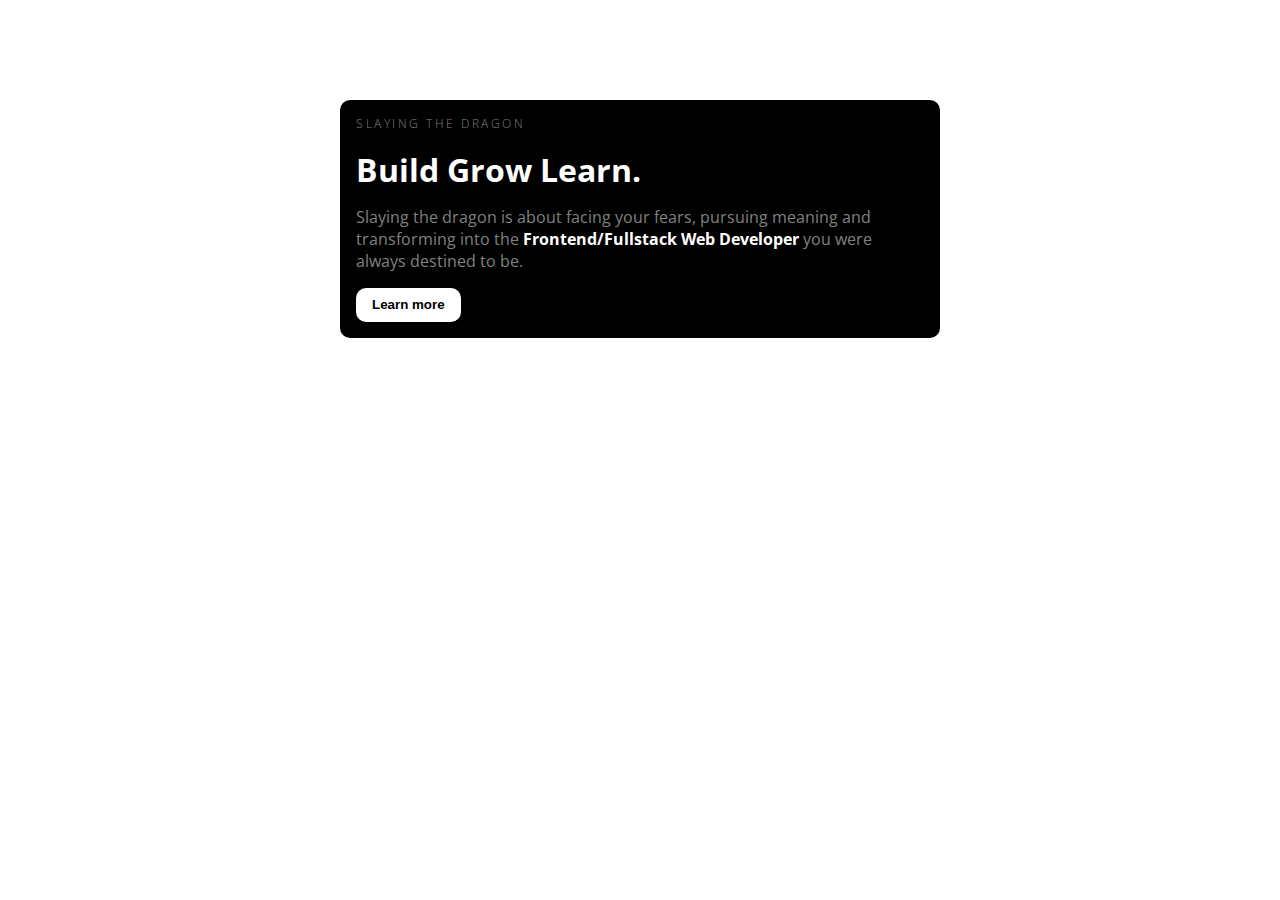
<file: project-one/index.html>
<!DOCTYPE html>
<html lang="en">
<head>
    <meta charset="UTF-8">
    <meta name="viewport" content="width=device-width, initial-scale=1.0">
    <link rel = "stylesheet" href = "./styles.css">
    <link rel="preconnect" href="https://fonts.googleapis.com">
    <link rel="preconnect" href="https://fonts.gstatic.com" crossorigin>
    <link href="https://fonts.googleapis.com/css2?family=Open+Sans:wght@300;400;500;700&display=swap" rel="stylesheet">
    <title>Project One: Card Component</title>
</head>
<body>
    <div class = "card-container">
        <header>
            <p class = "name">
                SLAYING THE DRAGON
            </p>
        </header>
        <h1 class = "title">Build grow learn.</h1>
        <p class = "description">Slaying the dragon is about facing your fears, pursuing meaning and transforming into the <strong class = "highlight">Frontend/Fullstack Web Developer</strong> you were always destined to be.</p>

        <button class = "btn">Learn more</button>
    </div>
</body>
</html>
</file>
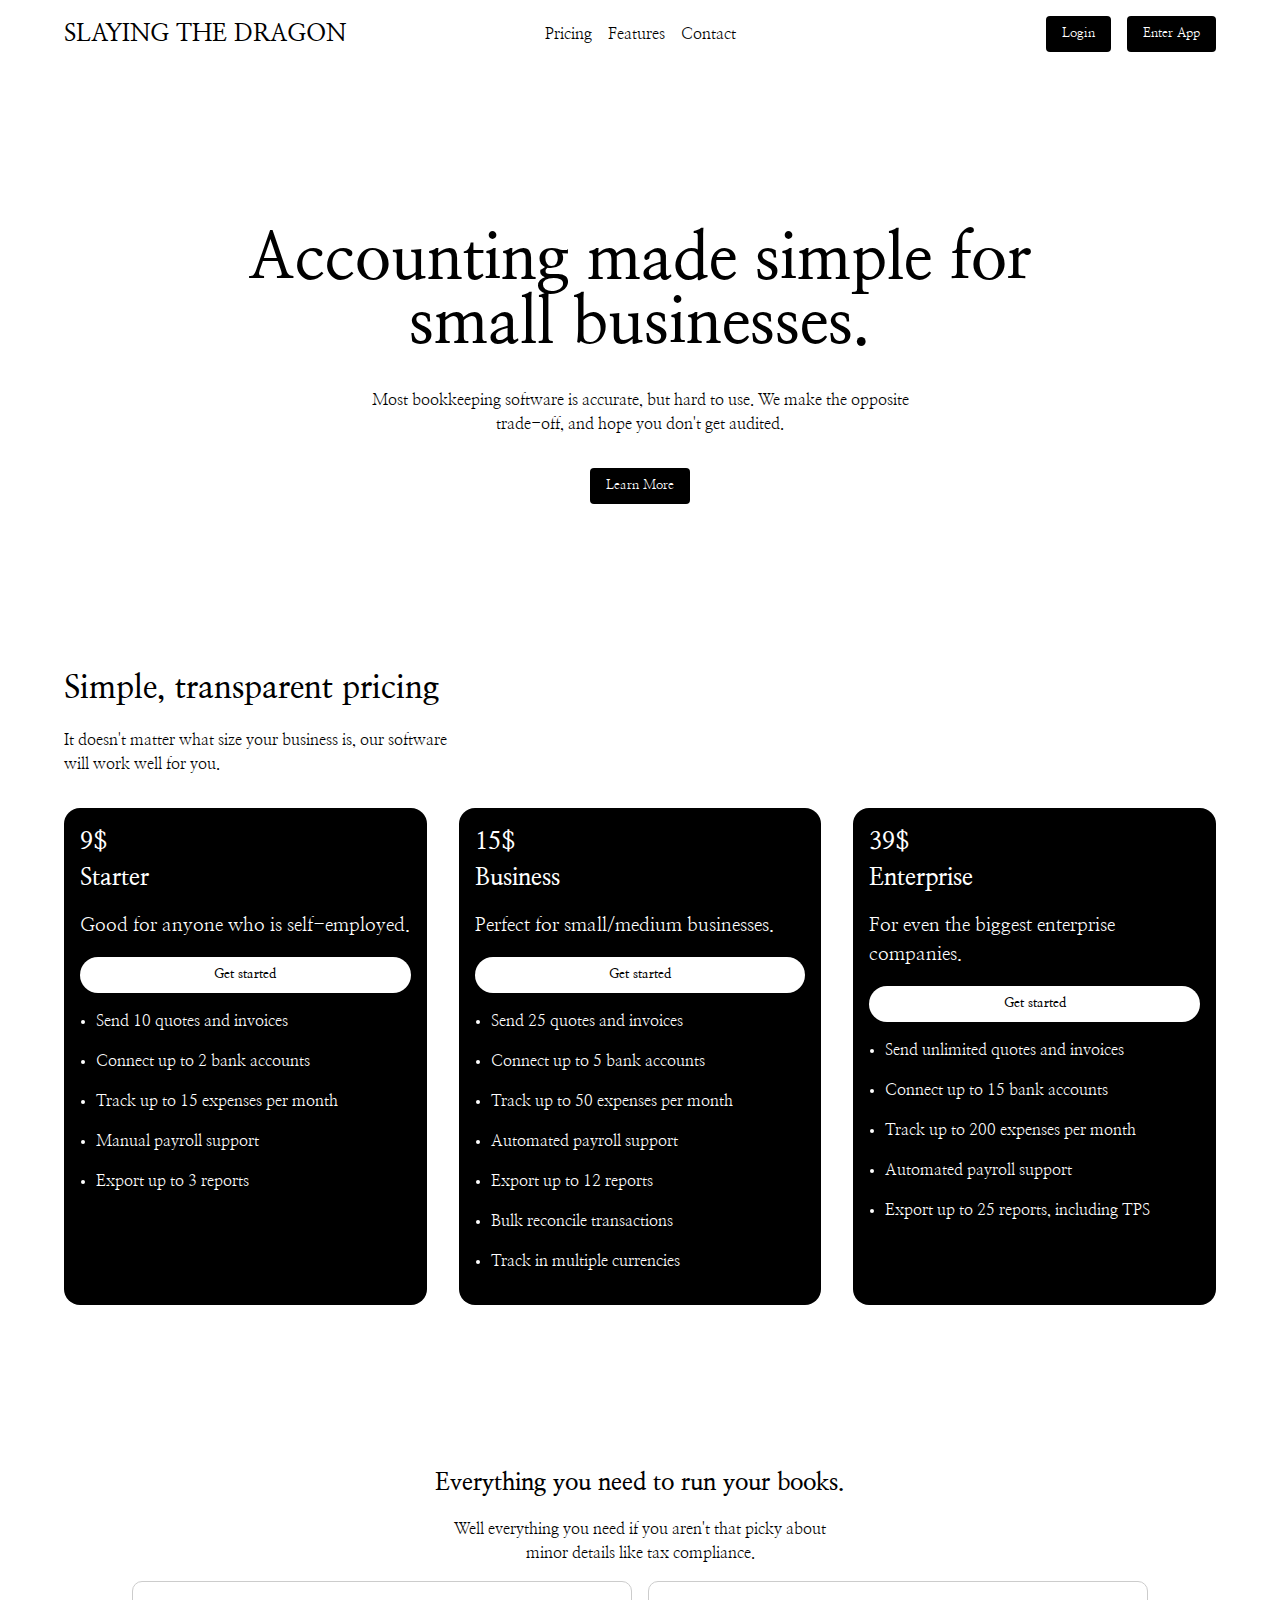
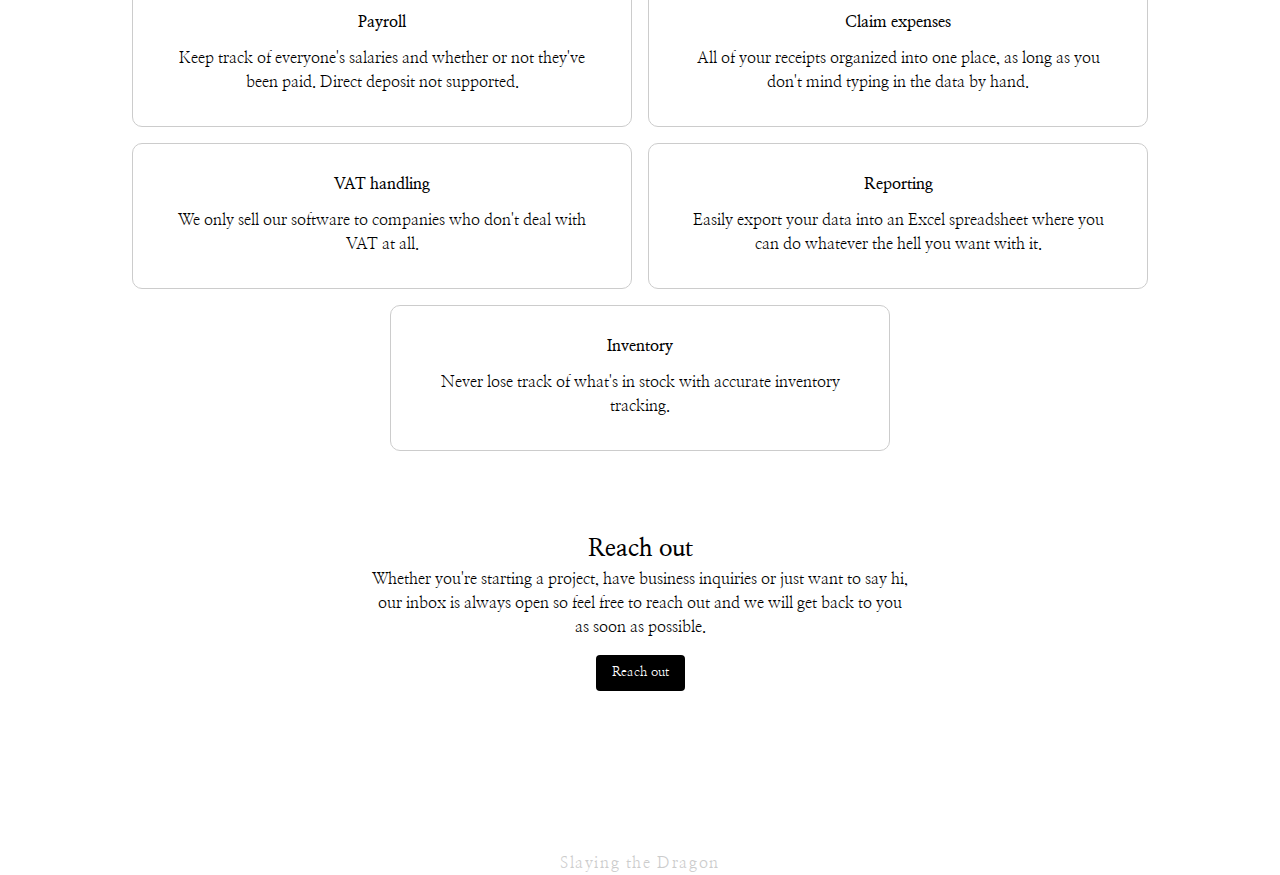
<file: project-two/index.html>
<!DOCTYPE html>
<html lang="en">
<head>
    <meta charset="UTF-8">
    <meta name="viewport" content="width=device-width, initial-scale=1.0">
    <title>Project 2: Flexbox</title>
    <link rel = "stylesheet" href = "./styles.css">
    <link rel="preconnect" href="https://fonts.googleapis.com">
    <link rel="preconnect" href="https://fonts.gstatic.com" crossorigin>
    <link href="https://fonts.googleapis.com/css2?family=Nanum+Myeongjo:wght@400;700&display=swap" rel="stylesheet">
</head>
<body>
    <header class = "header-container container">
        <h2 class = "header__title">Slaying the Dragon</h2>
        <nav class = "header__navbar">
            <a class = "header__navbar-item" href = "">Pricing</a>
            <a class = "header__navbar-item" href = "">Features</a>
            <a class = "header__navbar-item" href="">Contact</a>
        </nav>
        <div class = "header_buttons">
            <button class = "btn">Login</button>
            <button class = "btn">Enter App</button>
        </div>
    </header>

    <section class ="hero container">
        <h1 class = "hero__title">Accounting made simple for small businesses.</h1>
        <p class = "hero__description">Most bookkeeping software is accurate, but hard to use. We make the opposite trade-off, and hope you don't get audited.</p>
        <button class ="btn">Learn More</button>
    </section>

    <section class = "pricing container">

        <h2 class = "pricing__title">Simple, transparent pricing</h2>
        <p class = "pricing__description">It doesn't matter what size your business is, our software will work well for you.</p>
        <div class = "pricing__tile_container">
            <div class = "pricing__tile">
                <h3 class = "pricing__price">9$</h3>
                <h4 class = "pricing__plan">Starter</h4>
                <p class = "pricing__plan-description">Good for anyone who is self-employed.</p>
                <button class = "pricing__button">Get started</button>
                <ul class = "pricing__features">
                    <li>Send 10 quotes and invoices</li>
                    <li>Connect up to 2 bank accounts</li>
                    <li>Track up to 15 expenses per month</li>
                    <li>Manual payroll support</li>
                    <li>Export up to 3 reports</li>
                </ul>

            </div>
            <div class = "pricing__tile">
                <h3 class = "pricing__price">15$</h3>
                <h4 class = "pricing__plan">Business</h4>
                <p class = "pricing__plan-description">Perfect for small/medium businesses.</p>
                <button class = "pricing__button">Get started</button>
                <ul class = "pricing__features">
                    <li>Send 25 quotes and invoices</li>
                    <li>Connect up to 5 bank accounts</li>
                    <li>Track up to 50 expenses per month</li>
                    <li>Automated payroll support</li>
                    <li>Export up to 12 reports</li>
                    <li>Bulk reconcile transactions</li>
                    <li>Track in multiple currencies</li>
                </ul>

            </div>
            <div class = "pricing__tile">
                <h3 class = "pricing__price">39$</h3>
                <h4 class = "pricing__plan">Enterprise</h4>
                <p class = "pricing__plan-description">For even the biggest enterprise companies.</p>
                <button class = "pricing__button">Get started</button>
                <ul class = "pricing__features">
                    <li>Send unlimited quotes and invoices</li>
                    <li>Connect up to 15 bank accounts</li>
                    <li>Track up to 200 expenses per month</li>
                    <li>Automated payroll support</li>
                    <li>Export up to 25 reports, including TPS</li>
                </ul>

            </div>

        </div>

    </section>

    <section class = "features container">
        <h2 class = "features__title">Everything you need to run your books.</h2>
        <p class = "features__description">Well everything you need if you aren't that picky about minor details like tax compliance.</p>

        <div class = features__flex_container>

            <div class = "features__tile">
                <h4 class = "features__tile-title">Payroll</h4>
                <p class = "features__tile-description">Keep track of everyone's salaries and whether or not they've been paid. Direct deposit not supported.</p>
            </div>
            <div class = "features__tile">
                <h4 class = "features__tile-title">Claim expenses</h4>
                <p class = "features__tile-description">All of your receipts organized into one place, as long as you don't mind typing in the data by hand.</p>
            </div>
            <div class = "features__tile">
                <h4 class = "features__tile-title">VAT handling</h4>
                <p class = "features__tile-description">We only sell our software to companies who don't deal with VAT at all.</p>
            </div>
            <div class = "features__tile">
                <h4 class = "features__tile-title">Reporting</h4>
                <p class = "features__tile-description">Easily export your data into an Excel spreadsheet where you can do whatever the hell you want with it.</p>
            </div>
            <div class = "features__tile">
                <h4 class = "features__tile-title">Inventory</h4>
                <p class = "features__tile-description">Never lose track of what's in stock with accurate inventory tracking.</p>
            </div>

        </div>
    </section>

    <section class = "contact">
        <h2 class = "contact__title">Reach out</h2>
        <p class = "contact__description">Whether you're starting a project, have business inquiries or just want to say hi, our inbox is always open so feel free to reach out and we will get back to you as soon as possible.</p>
        <button class = "contact__button btn">Reach out</button>
    </section>

    <footer class = "footer container">
        <h2 class = "footer__content">Slaying the Dragon</h2>
    </footer>
</body>
</html>
</file>
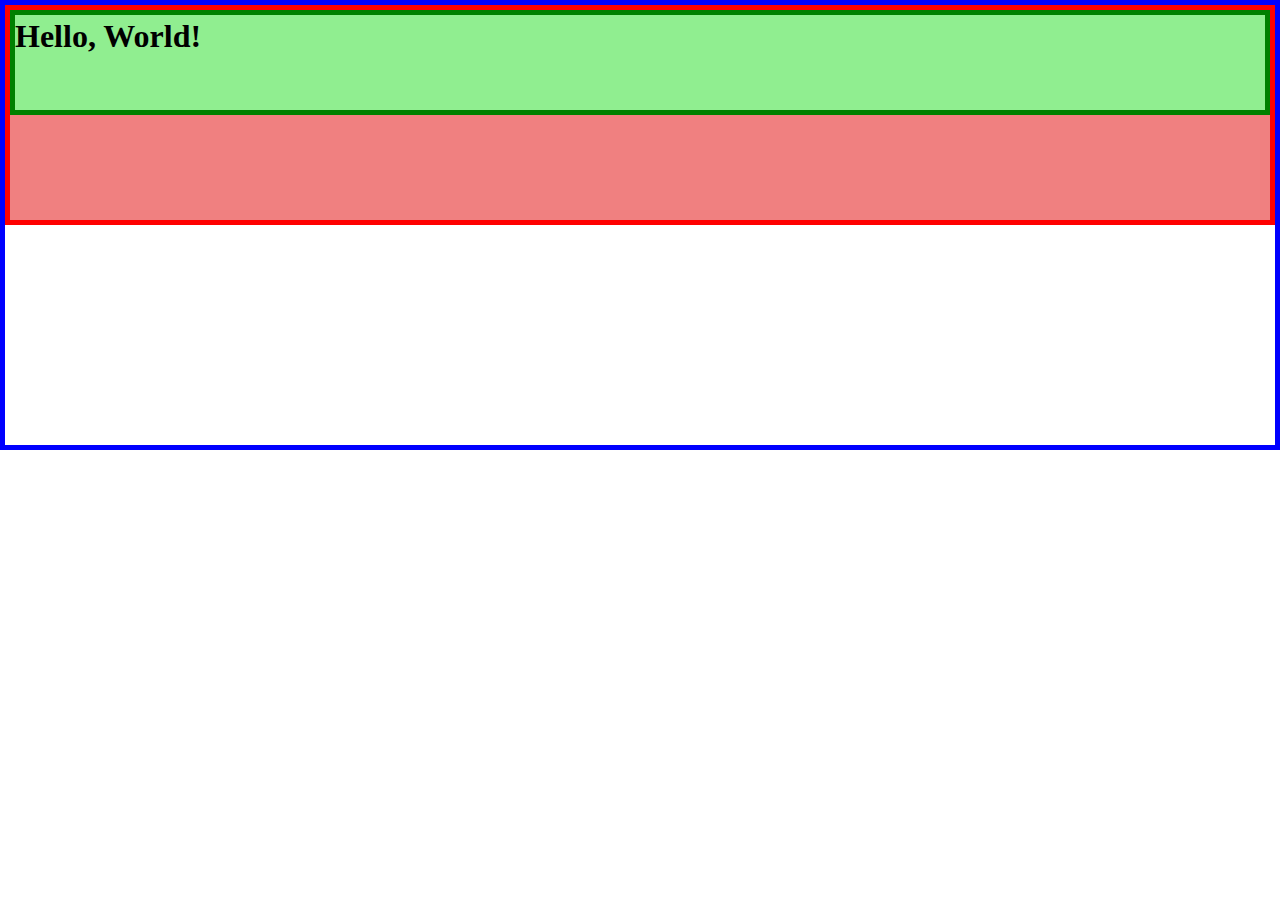
<file: css-units/view-port-units/index.html>
<!DOCTYPE html>
<html lang="en">
<head>
    <meta charset="UTF-8">
    <meta name="viewport" content="width=device-width, initial-scale=1.0">
    <title>Document</title>
    <link rel = "stylesheet" href = "./styles.css">
    <link rel="preconnect" href="https://fonts.googleapis.com">
    <link rel="preconnect" href="https://fonts.gstatic.com" crossorigin>
    <link href="https://fonts.googleapis.com/css2?family=Plus+Jakarta+Sans:wght@300;400;500;600;700&display=swap" rel="stylesheet">
</head>
<body>
    <section class = "hero">
        <h1 class = "title">Hello, World!</h1>
    </section>
</body>
</html>
</file>
<file: project-one/styles.css>
*,
*::before,
*::after {
    box-sizing: border-box;
}

/* to override default browser stylesheet */
* {
    margin: 0;
    padding: 0;
    line-height: 1.35;
}

/* set up Open Sans (sourced via Google Fonts) */
body {
    font-family: 'Open Sans', 'sans-serif';
    /* color: red; */
}

button {
    cursor: pointer;
    background: none;
    border: none;
    color: inherit;
}


.card-container {

    /* border: 1px solid red; */
    width: 600px;
    background-color: black;
    color: white;

    padding: 16px;
    border-radius: 10px;
    margin: 100px auto 0;
}

.name {
    font-size: 12px;
    text-transform: uppercase;
    font-weight: 300;
    letter-spacing: 2.5px;
    color: #808080;
}

.title {
    margin: 16px 0;
    text-transform: capitalize;
}

.description {
    max-width: 60ch;
    color: #808080;
}

.btn {
    background-color: #fff;
    color: #000;

    padding: 8px 16px;
    border-radius: 10px;
    font-weight: 700;
    margin-top: 16px;
}

strong {
    color: white;
}
</file>
<file: project-two/styles.css>
*,
*::before,
*::after {
    box-sizing: border-box;
}

* {
    margin: 0;
    padding: 0;
    line-height: 1.5;
}

body {
    font-family: 'Nanum Myeongjo', serif;
}

button {
    border: none;
    font-family: inherit;
    background-color: #000;
    color: #fff;
    cursor: pointer;
}

.header-container {
    width: 90%;
    margin-inline: auto;

    display: flex;
    align-items: center;
    padding: 1rem 0;
}

.header__title {
    font-size: 1.5rem;
    text-transform: uppercase;
    flex: 1;
}

.header__navbar {
    display: flex;
    gap: 1rem;
    flex: 1;
    justify-content: center;
}

.header__navbar-item {
    text-decoration: none;
    color: #000;
}

.header_buttons {
    display: flex;
    gap: 1rem;
    flex: 1;
    justify-content: flex-end;
}


/* HERO SECTION */

.hero {
    text-align: center;
    margin-top: 10rem;
}

.hero__title {
    font-size: 4rem;
    font-weight: 700;
    max-width: 25ch;
    margin-inline: auto;
    line-height: 1;
}

.hero__description {
    margin: 1rem;
    max-width: 60ch;
    margin: 2rem auto;
}


/* PRICING SECTION */

.pricing {
    margin-top: 10rem;
}

.pricing__title {
    font-size: 2rem;
}

.pricing__description {
    max-width: 45ch;
    margin: 1rem 0;
}

.pricing__tile_container {
    display: flex;
    gap: 2rem;
}

.pricing__tile {
    background-color: #000;
    color: #fff;
    flex: 1;
    border-radius: 1rem;
    padding: 1rem 1rem;
    margin-top: 1rem;
}

.pricing__price {
    font-size: 1.5rem;
}

.pricing__plan {
    font-size: 1.5rem;
}

.pricing__plan-description {
    margin: 1rem 0;
    font-size: 1.2rem;
}

.pricing__button {
    width: 100%;
    background-color: white;
    color: black;
    font-weight: bold;
    border-radius: 1000000000px;
    padding: 0.5rem 1rem;
}

.pricing__features {
    display: flex;
    flex-direction: column;
    gap: 1rem;
    padding: 1rem;
}

/* FEATURES SECTION */

.features {
    text-align: center;
    margin-top: 10rem;
}

.features__title {
    margin: 1rem 0;
}

.features__description {
    max-width: 45ch;
    margin: 1rem auto;
}

.features__flex_container {
    display: flex;
    flex-wrap: wrap;
    justify-content: center;
    gap: 1rem;
}

.features__tile {
    border: 1px solid #ccc;
    padding: 2rem;
    border-radius: 10px;
    width: 500px;
}

.features__tile-title {
    line-height: 1;
}

.features__tile-description {
    margin-top: 1rem;
}


/* CONTACT SECTION */

.contact {
    margin-top: 5rem;
    text-align: center;
}

.contact__description{
    max-width: 60ch;
    margin-inline: auto;
}

.contact__button {
    margin-top: 1rem;
}

/* FOOTER */

.footer {

    margin-top: 10rem;
    color: #ccc;
    text-align: center;
}

.footer__content {
    font-size: 1rem;
    font-weight: 300;
    letter-spacing: 0.1em;;
}
/* UTILITY CLASSES */

.container {
    width: 90%;
    margin-inline: auto;
}



.btn {
    padding: 0.5rem 1rem;
    border-radius: 4px;
}
</file>
<file: css-units/view-port-units/styles.css>
*,
*::before,
*::after {
    box-sizing: border-box;
}

* {
    margin: 0;
    padding: 0;
    line-height: 1.35;
}

body {
    height: 50vh;
    border: 5px solid blue;
}

.hero {
    border: 5px solid red;
    height: 50%;
    background-color: lightcoral;
}

.title {
    border: 5px solid green;
    background-color: lightgreen;
    height: 50%;
}
</file>
